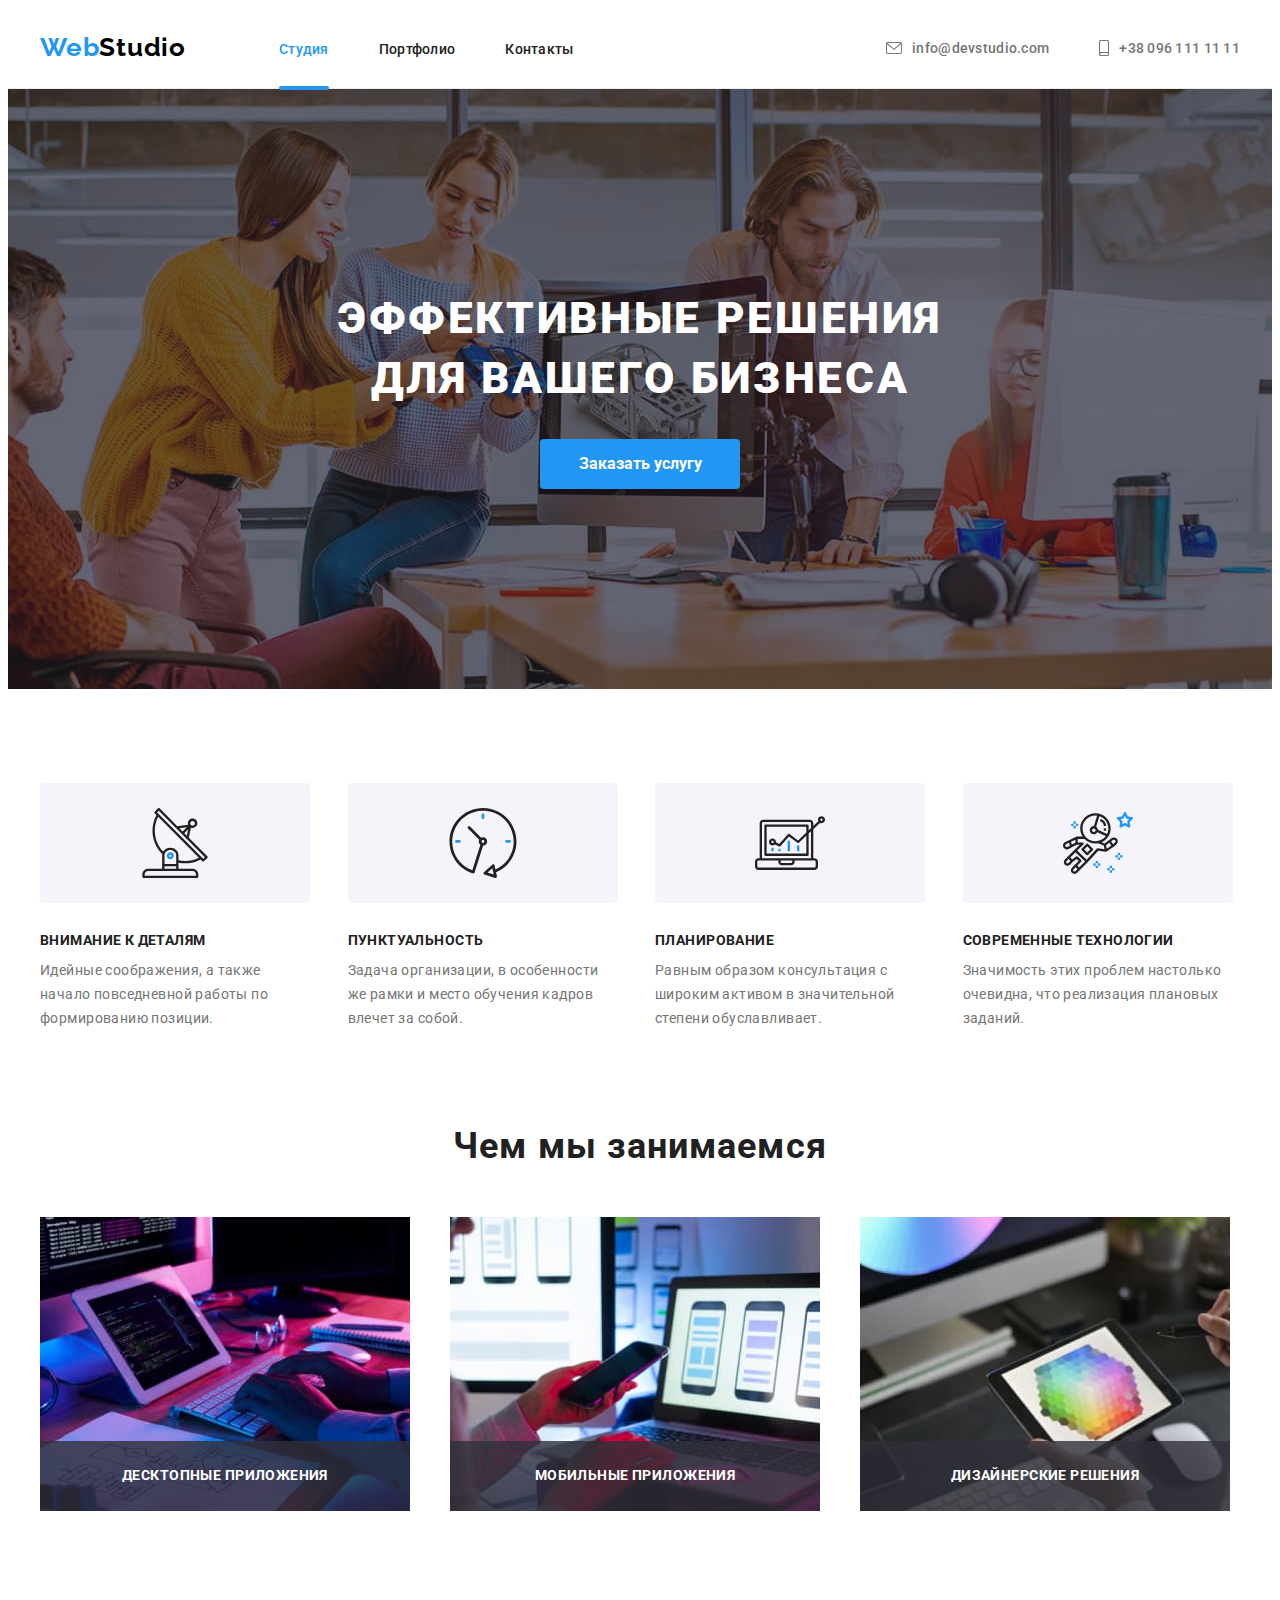
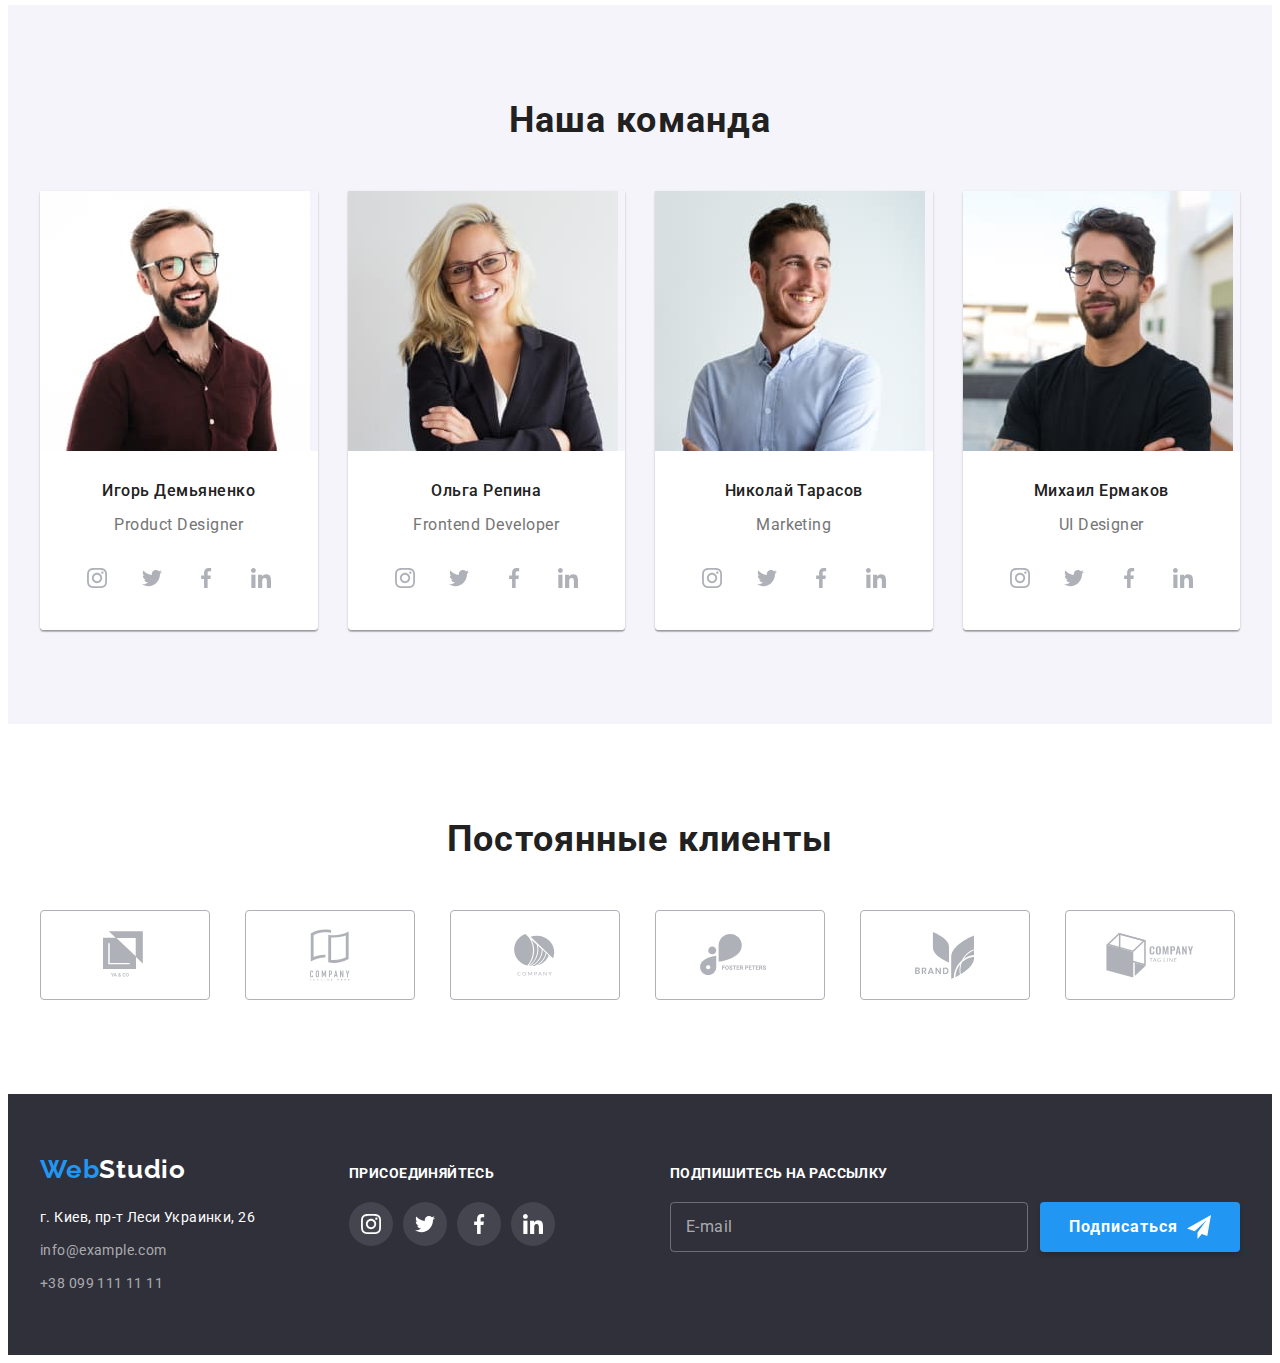
<file: index.html>
<!DOCTYPE html>
<html lang="ru">
<head>
    <meta charset="UTF-8">
    <meta http-equiv="X-UA-Compatible" content="IE=edge">
    <meta name="viewport" content="width=device-width, initial-scale=1.0">
    <title>Студия&rArr;Веб-студия</title>
    <link rel="preconnect" href="https://fonts.gstatic.com">
    <link href="https://fonts.googleapis.com/css2?family=Raleway:wght@700&family=Roboto:wght@400;500;700;900&display=swap"
        rel="stylesheet">
    <link rel="stylesheet" href="https://cdnjs.cloudflare.com/ajax/libs/modern-normalize/1.0.0/modern-normalize.min.css"
        integrity="sha512-ISS7cAi1PEhQ8jnbJpJZMd29NlhNj4AWYyLOSp2CE/CsHxTCu+r+t0D2yoJudVrd0/8fTVPUVDzY5Tvli75u/g=="
        crossorigin="anonymous" />
    <link rel="stylesheet" href="https://cdnjs.cloudflare.com/ajax/libs/animate.css/4.1.1/animate.min.css" />
    <link rel="stylesheet" href="./css/main.min.css">
</head>

<body>
    <header class="main-header">
        <div class="container">
            <nav class="navigation">
                <a class="logo link animate__rubberBand" href="./index.html" lang="en"><span
                        class="logo__accent-text">Web</span>Studio</a>
                <ul class="menu list">
                    <li class="menu__item">
                        <a class="menu__link link current" href="./index.html">Студия</a>
                    </li>
                    <li class="menu__item">
                        <a class="menu__link link" href="./portfolio.html">Портфолио</a>
                    </li>
                    <li class="menu__item">
                        <a class="menu__link link" href="">Контакты</a>
                    </li>
                </ul>
            </nav>
            <ul class="contacts list">
                <li class="contacts__item">
                    <a class="contacts__link link" href="mailto:info@devstudio.com">
                        <svg width="16" height="12" class="contacts__icon_mail">
                            <use href="./images/sprite.svg#icon-envelope"></use>
                        </svg>
                        info@devstudio.com</a>
                </li>
                <li class="contacts__item">
                    <a class="contacts__link link" href="tel:+380961111111">
                        <svg width="10" height="16" class="contacts__icon_phone">
                            <use href="./images/sprite.svg#icon-phone"></use>
                        </svg>
                        +38 096 111 11 11</a>
                </li>
            </ul>
        </div>
    </header>
    <main class="main-content">
    <!-- HERO SECTION -->
    <section class="hero">
        <div class="container">
            <h1 class="main-title">Эффективные решения для вашего бизнеса</h1>
            <button class="modal-btn" type="button" data-modal-open>Заказать услугу</button>
        </div>
    </section>
    <!-- ADVANTAGES -->
    <section class="advantages">
        <div class="container">
            <h2 class="visually-hidden">Наши преимущества</h2>
            <ul class="list-icons">
                <li class="list-icons__item list">
                    <div class="advantages-icon">
                        <svg class="list-icons__figure">
                            <use href="./images/sprite.svg#icon-antenna">
                            </use>
                        </svg>                       
                    </div>
                    <div class="list-icons__desc">
                        <h3 class="list-icons__title">Внимание к деталям</h3>
                        <p class="list-icons__modifier">Идейные соображения, а также начало повседневной работы
                            по формированию
                            позиции.</p>
                    </div>
                </li>
                <li class="list-icons__item list">
                    <div class="advantages-icon">
                        <svg class="list-icons__figure">
                            <use href="./images/sprite.svg#icon-clock">
                            </use>
                        </svg>
                    </div>
                    <div class="list-icons__desc">
                        <h3 class="list-icons__title">Пунктуальность</h3>
                        <p class="list-icons__modifier">Задача организации, в особенности же рамки и место
                        обучения кадров влечет
                        за собой.</p>
                    </div>
                </li>
                <li class="list-icons__item list">
                    <div class="advantages-icon">
                        <svg class="list-icons__figure">
                            <use href="./images/sprite.svg#icon-diagram">
                            </use>
                        </svg>
                    </div>
                    <div class="list-icons__desc">
                        <h3 class="list-icons__title">Планирование</h3>
                        <p class="list-icons__modifier">Равным образом консультация с широким активом в
                        значительной степени
                        обуславливает.</p>
                    </div>
                </li>
                <li class="list-icons__item list">
                    <div class="advantages-icon">
                        <svg class="list-icons__figure">
                            <use href="./images/sprite.svg#icon-astronaut">
                            </use>
                        </svg>
                    </div>
                    <div class="list-icons__desc">
                        <h3 class="list-icons__title">Современные технологии</h3>
                        <p class="list-icons__modifier">Значимость этих проблем настолько очевидна, что
                        реализация плановых
                        заданий.</p>
                    </div>
                </li>
            </ul>
        </div>
    </section>
        <!-- WHAT WE DO -->
        <section class="our-work">
            <div class="container">
                <h2 class="second-title">Чем мы занимаемся</h2>
                <ul class="work-list list">
                    <li class="work-list__item">
                        <img class="work-list__img" src="./images/what_we_do/what_img_1.jpg" alt="разработчик пишет код" width="370"
                            height="294">
                            <p class="work-list__title">Десктопные приложения</p>
                    </li>
                    <li class="work-list__item">
                        <img class="work-list__img" src="./images/what_we_do/what_img_2.jpg"
                            alt="дизайнер выбирает варианты мобильной версии сайта" width="370" height="294">
                            <p class="work-list__title">Мобильные приложения</p>
                    </li>
                    <li class="work-list__item">
                        <img class="work-list__img" src="./images/what_we_do/what_img_3.jpg" alt="дизайнер выбирает цветовую палитру"
                            width="370" height="294">
                            <p class="work-list__title">Дизайнерские решения</p>
                    </li>
                </ul>
            </div>
        </section>
        <!-- OUR TEAM -->
        <section class="team">
            <div class="container">
                <h2 class="second-title">Наша команда</h2>
                <ul class="team-list list">
                    <li class="team-list__item">
                        <img class="team-list__img" src="./images/team/igor.jpg"
                            alt="парень в бордовой рубашке с бородой и в очках улыбается для фото" width="270" height="260">
                        <div class="description-card">
                            <h3 class="third-title">Игорь Демьяненко</h3>
                            <p class="team-list__item_desc" lang="en">Product Designer</p>
                            <ul class="social-list list">
                                <li class="social-list__item">
                                    <a href="" class="social-list__link link">
                                        <svg class="social-list__icon">
                                            <use href="./images/sprite.svg#icon-instagram"></use>
                                        </svg>
                                    </a>
                                </li>
                                <li class="social-list__item">
                                    <a href="" class="social-list__link link">
                                        <svg class="social-list__icon">
                                            <use href="./images/sprite.svg#icon-twitter"></use>
                                        </svg>
                                    </a>
                                </li>
                                <li class="social-list__item">
                                    <a href="" class="social-list__link link">
                                        <svg class="social-list__icon">
                                            <use href="./images/sprite.svg#icon-facebook"></use>
                                        </svg>
                                    </a>
                                </li>
                                <li class="social-list__item">
                                    <a href="" class="social-list__link link">
                                        <svg class="social-list__icon">
                                            <use href="./images/sprite.svg#icon-linkedin"></use>
                                        </svg>
                                    </a>
                                </li>
                            </ul>
                        </div>
                    </li>
                    <li class="team-list__item">
                        <img class="team-list__img" src="./images/team/olga.jpg"
                            alt="девушка-блондинка в пиджаке и очках улыбается для фото" width="270" height="260">
                        <div class="description-card">
                            <h3 class="third-title">Ольга Репина</h3>
                            <p class="team-list__item_desc" lang="en">Frontend Developer</p>
                            <ul class="social-list list">
                                <li class="social-list__item">
                                    <a href="" class="social-list__link link">
                                        <svg class="social-list__icon">
                                            <use href="./images/sprite.svg#icon-instagram"></use>
                                        </svg>
                                    </a>
                                </li>
                                <li class="social-list__item">
                                    <a href="" class="social-list__link link">
                                        <svg class="social-list__icon">
                                            <use href="./images/sprite.svg#icon-twitter"></use>
                                        </svg>
                                    </a>
                                </li>
                                <li class="social-list__item">
                                    <a href="" class="social-list__link link">
                                        <svg class="social-list__icon">
                                            <use href="./images/sprite.svg#icon-facebook"></use>
                                        </svg>
                                    </a>
                                </li>
                                <li class="social-list__item">
                                    <a href="" class="social-list__link link">
                                        <svg class="social-list__icon">
                                            <use href="./images/sprite.svg#icon-linkedin"></use>
                                        </svg>
                                    </a>
                                </li>
                            </ul>
                        </div>
                    </li>
                    <li class="team-list__item">
                        <img class="team-list__img" src="./images/team/nikolai.jpg"
                            alt="парень в светлой рубашке улыбается и смотрит в сторону" width="270" height="260">
                        <div class="description-card">
                            <h3 class="third-title">Николай Тарасов</h3>
                            <p class="team-list__item_desc" lang="en">Marketing</p>
                            <ul class="social-list list">
                                <li class="social-list__item">
                                    <a href="" class="social-list__link link">
                                        <svg class="social-list__icon">
                                            <use href="./images/sprite.svg#icon-instagram"></use>
                                        </svg>
                                    </a>
                                </li>
                                <li class="social-list__item">
                                    <a href="" class="social-list__link link">
                                        <svg class="social-list__icon">
                                            <use href="./images/sprite.svg#icon-twitter"></use>
                                        </svg>
                                    </a>
                                </li>
                                <li class="social-list__item">
                                    <a href="" class="social-list__link link">
                                        <svg class="social-list__icon">
                                            <use href="./images/sprite.svg#icon-facebook"></use>
                                        </svg>
                                    </a>
                                </li>
                                <li class="social-list__item">
                                    <a href="" class="social-list__link link">
                                        <svg class="social-list__icon">
                                            <use href="./images/sprite.svg#icon-linkedin"></use>
                                        </svg>
                                    </a>
                                </li>
                            </ul>
                        </div>  
                    </li>
                    <li class="team-list__item">
                        <img class="team-list__img" src="./images/team/mihail.jpg" alt="парень с бородой, в очках и черной футболке"
                            width="270" height="260">
                        <div class="description-card">
                            <h3 class="third-title">Михаил Ермаков</h3>
                            <p class="team-list__item_desc" lang="en">UI Designer</p>
                            <ul class="social-list list">
                                <li class="social-list__item">
                                    <a href="" class="social-list__link link">
                                        <svg class="social-list__icon">
                                            <use href="./images/sprite.svg#icon-instagram"></use>
                                        </svg>
                                    </a>
                                </li>
                                <li class="social-list__item">
                                    <a href="" class="social-list__link link">
                                        <svg class="social-list__icon">
                                            <use href="./images/sprite.svg#icon-twitter"></use>
                                        </svg>
                                    </a>
                                </li>
                                <li class="social-list__item">
                                    <a href="" class="social-list__link link">
                                        <svg class="social-list__icon">
                                            <use href="./images/sprite.svg#icon-facebook"></use>
                                        </svg>
                                    </a>
                                </li>
                                <li class="social-list__item">
                                    <a href="" class="social-list__link link">
                                        <svg class="social-list__icon">
                                            <use href="./images/sprite.svg#icon-linkedin"></use>
                                        </svg>
                                    </a>
                                </li>
                            </ul>
                        </div>  
                    </li>
                </ul>
            </div>
        </section>
        <!-- REGULAR CLIENTS -->
        <section class="regular-clients">
            <div class="container">
                <h2 class="second-title">Постоянные клиенты</h2>
                <ul class="clients list">
                    <li class="clients__item">
                        <a href="" class="clients__link link">
                                <svg width="44" height="49" class="clients__icon">
                                    <use href="./images/sprite.svg#icon-logo_1"></use>
                                </svg>
                        </a>
                    </li>
                    <li class="clients__item">
                        <a href="" class="clients__link link">
                                <svg width="40" height="52" class="clients__icon">
                                    <use href="./images/sprite.svg#icon-logo_2"></use>
                                </svg>
                        </a>
                    </li>
                    <li class="clients__item">
                        <a href="" class="clients__link link">
                                <svg width="41" height="42" class="clients__icon">
                                    <use href="./images/sprite.svg#icon-logo_3"></use>
                                </svg>
                        </a>
                    </li>
                    <li class="clients__item">
                        <a href="" class="clients__link link">
                                <svg width="79" height="42" class="clients__icon">
                                    <use href="./images/sprite.svg#icon-logo_4"></use>
                                </svg>
                        </a>
                    </li>
                    <li class="clients__item">
                        <a href="" class="clients__link link">
                                <svg width="59" height="47" class="clients__icon">
                                    <use href="./images/sprite.svg#icon-logo_5"></use>
                                </svg>
                        </a>
                    </li>
                    <li class="clients__item">
                        <a href="" class="clients__link link">
                                <svg width="88" height="45" class="clients__icon">
                                    <use href="./images/sprite.svg#icon-logo_6"></use>
                                </svg>
                        </a>
                    </li>
                </ul>
            </div>
        </section>
    </main>
    <footer class="contacts-info">
    <!-- CONTACT INFORMATION -->
        <div class="container contacts__container">
            <div class="contact-details">
                <a class="link logo logo_theme-dark" href="./index.html" lang="en"><span class="logo__accent-text">Web</span>Studio</a>
                <address class="address">
                    <ul class="contact-list list">
                        <li class="contact-list__item">
                            <a class="contact-list__link-address link" href="https://goo.gl/maps/SzbFPfj4iSwk4chh7" target="_blank"
                                rel="noopener noreferrer">
                                г. Киев, пр-т Леси Украинки, 26</a>
                        </li>
                        <li class="contact-list__item">
                            <a class="contact-list__link-item link" href="mailto:info@example.com" lang="en">info@example.com</a>
                        </li>
                        <li class="contact-list__item">
                            <a class="contact-list__link-item link" href="tel:+380991111111">+38 099 111 11 11</a>
                        </li>
                    </ul>
                </address>
            </div>
            <div class="social-links_theme-dark">
                <p class="social-title">присоединяйтесь</p>
                <ul class="social-links list">
                    <li class="social-links__item">
                        <a href="" class="social-links__link link">
                            <svg class="social-links__icon">
                                <use href="./images/sprite.svg#icon-instagram"></use>
                            </svg>
                        </a>
                    </li>
                    <li class="social-links__item">
                        <a href="" class="social-links__link link">
                            <svg class="social-links__icon">
                                <use href="./images/sprite.svg#icon-twitter"></use>
                            </svg>
                        </a>
                    </li>
                    <li class="social-links__item">
                        <a href="" class="social-links__link link">
                            <svg class="social-links__icon">
                                <use href="./images/sprite.svg#icon-facebook"></use>
                            </svg>
                        </a>
                    </li>
                    <li class="social-links__item">
                        <a href="" class="social-links__link link">
                            <svg class="social-links__icon">
                                <use href="./images/sprite.svg#icon-linkedin"></use>
                            </svg>
                        </a>
                    </li>
                </ul>
            </div>
            <div class="email-form">
                <p class="email-form__title">подпишитесь на рассылку</p>
                    <form action="#" class="subscribe">
                        <input type="email" class="subscribe__form" placeholder="E-mail">
                        <button type="submit" class="subscribe__btn">Подписаться
                            <svg width="24" height="24" class="subscribe__btn-icon">
                                <use href="./images/sprite.svg#icon-icon_send"></use>
                            </svg>
                        </button>
                    </form>
            </div>
        </div>
    </footer>
<!-- MODAL WINDOW -->
    <div class="backdrop is-hidden" data-modal>
        <div class="modal">
            <button class="modal__close-btn" type="button" data-modal-close>
                <svg width="30" height="30" class="modal-close__btn-icon">
                    <use href="./images/sprite.svg#icon-close-black-btn"></use>
                </svg>
            </button>
            <b class="action-desc">Оставьте свои данные, мы вам перезвоним</b>
            <form action="#" class="modal-form">
                <label class="modal-form__field">
                    Имя
                    <span class="modal-form__input-wrapper">
                        <input type="text" name="user-name" class="modal-form__input" required minlength="2">
                        <svg width="18" height="18" class="modal-form__input-icon">
                            <use href="./images/sprite.svg#icon-person-black"></use>
                        </svg>
                    </span>
                </label>
                <label class="modal-form__field">
                    Телефон
                    <span class="modal-form__input-wrapper">
                        <input type="tel" name="user-tel" class="modal-form__input" required pattern="[0-9]{3}-[0-9]{3}-[0-9]{2}-[0-9]{2}"
                            title="XXX-XXX-XX-XX">
                        <svg width="18" height="18" class="modal-form__input-icon">
                            <use href="./images/sprite.svg#icon-phone-black"></use>
                        </svg>
                    </span>
                </label>
                <label class="modal-form__field">
                    Почта
                    <span class="modal-form__input-wrapper">
                        <input type="email" name="user-email" class="modal-form__input">
                        <svg width="18" height="18" class="modal-form__input-icon">
                            <use href="./images/sprite.svg#icon-email-black"></use>
                        </svg>
                    </span>
                </label>
                <label class="modal-form__field">
                    Комментарий
                    <textarea name="user-message" class="modal-form__message" placeholder="Введите текст"></textarea>
                </label>
                <input type="checkbox" id="user-term" name="user-term" class="modal-form__term visually-hidden">
                <label for="user-term" class="modal-form__check-desc">Соглашаюсь с рассылкой и принимаю&nbsp;<a href="#">Условия договора</a></label>
                <button type="submit" class="modal-form__btn">Отправить</button>
            </form>
        </div>
    </div>

    <script src="./js/modal.js"></script>
</body>

</html>
</file>
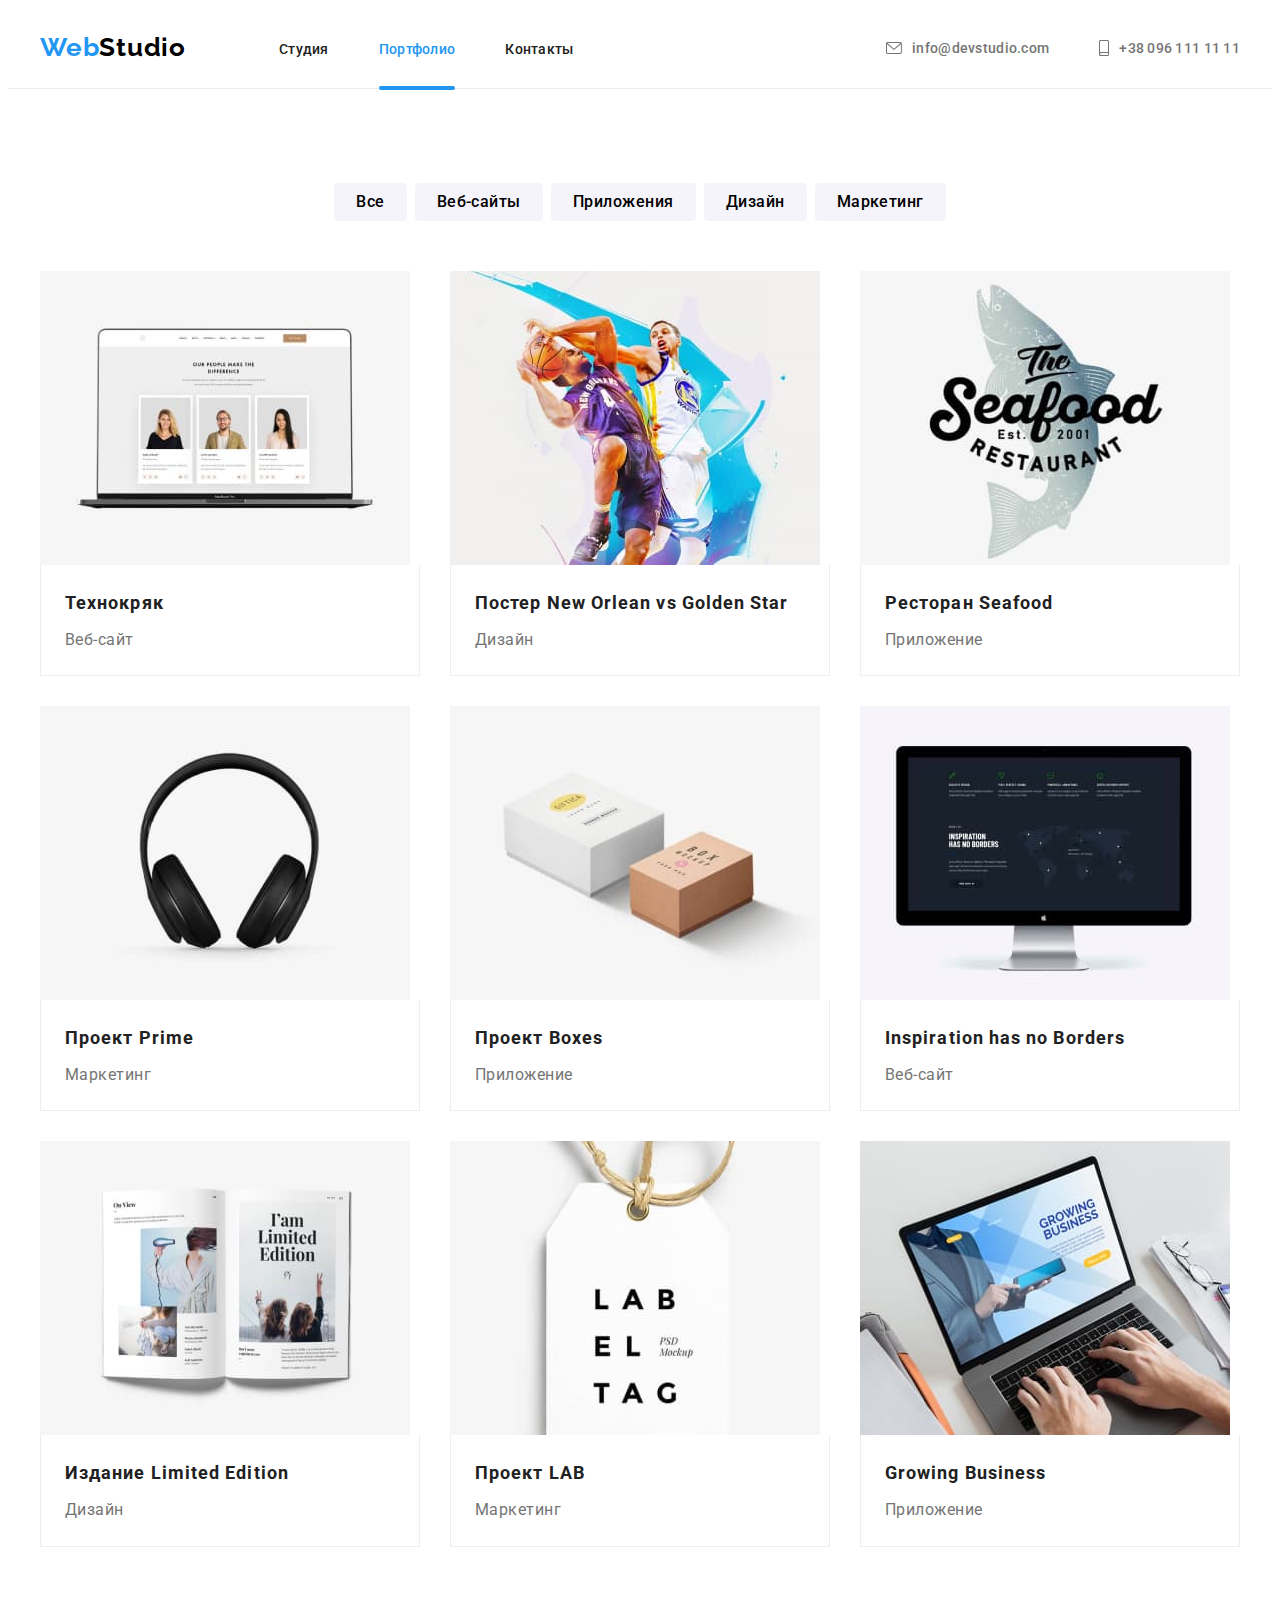
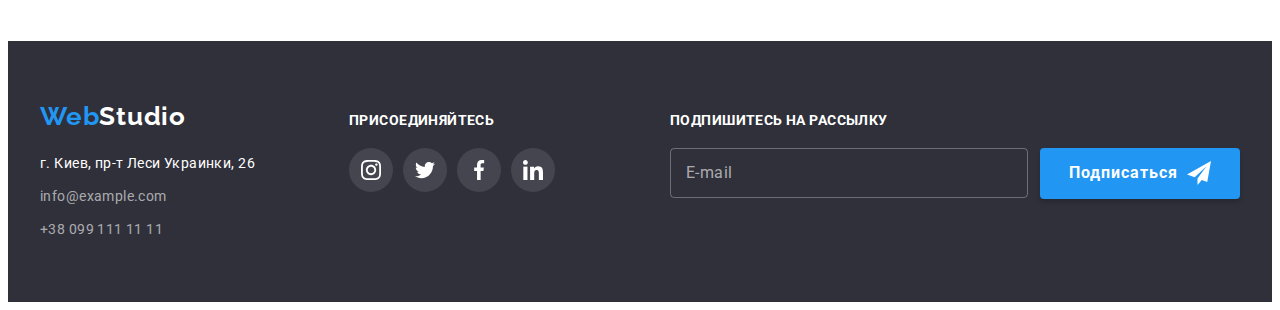
<file: portfolio.html>
<!DOCTYPE html>
<html lang="ru">
<head>
    <meta charset="UTF-8">
    <meta http-equiv="X-UA-Compatible" content="IE=edge">
    <meta name="viewport" content="width=device-width, initial-scale=1.0">
    <title>Студия&rArr;Веб-студия</title>
    <link rel="preconnect" href="https://fonts.gstatic.com">
    <link
        href="https://fonts.googleapis.com/css2?family=Raleway:wght@700&family=Roboto:wght@400;500;700;900&display=swap"
        rel="stylesheet">
    <link rel="stylesheet" href="https://cdnjs.cloudflare.com/ajax/libs/modern-normalize/1.0.0/modern-normalize.min.css"
        integrity="sha512-ISS7cAi1PEhQ8jnbJpJZMd29NlhNj4AWYyLOSp2CE/CsHxTCu+r+t0D2yoJudVrd0/8fTVPUVDzY5Tvli75u/g=="
        crossorigin="anonymous" />
    <link rel="stylesheet" href="https://cdnjs.cloudflare.com/ajax/libs/animate.css/4.1.1/animate.min.css" />
    <link rel="stylesheet" href="./css/main.min.css">
</head>

<body>
    <header class="main-header">
        <div class="container">
            <nav class="navigation">
                <a class="logo link animate__rubberBand" href="./index.html" lang="en"><span
                        class="logo__accent-text">Web</span>Studio</a>
                <ul class="menu list">
                    <li class="menu__item">
                        <a class="menu__link link" href="./index.html">Студия</a>
                    </li>
                    <li class="menu__item">
                        <a class="menu__link link current" href="./portfolio.html">Портфолио</a>
                    </li>
                    <li class="menu__item">
                        <a class="menu__link link" href="">Контакты</a>
                    </li>
                </ul>
            </nav>
            <ul class="contacts list">
                <li class="contacts__item">
                    <a class="contacts__link link" href="mailto:info@devstudio.com">
                        <svg width="16" height="12" class="contacts__icon_mail">
                            <use href="./images/sprite.svg#icon-envelope"></use>
                        </svg>
                        info@devstudio.com</a>
                </li>
                <li class="contacts__item">
                    <a class="contacts__link link" href="tel:+380961111111">
                        <svg width="10" height="16" class="contacts__icon_phone">
                            <use href="./images/sprite.svg#icon-phone"></use>
                        </svg>
                        +38 096 111 11 11</a>
                </li>
            </ul>
        </div>
    </header>
    <main class="main-content">
        <!-- FILTERS BUTTON -->
        <section class="filter-menu">
            <div class="container">
                <h1 class="visually-hidden">Портфолио</h1>
                <ul class="filter list">
                        <li class="filter__item">
                            <button class="filter__btn" type="button">Все</button>
                        </li>
                        <li class="filter__item">
                            <button class="filter__btn" type="button">Веб-сайты</button>
                        </li>
                        <li class="filter__item">
                            <button class="filter__btn" type="button">Приложения</button>
                        </li>
                        <li class="filter__item">
                            <button class="filter__btn" type="button">Дизайн</button>
                        </li>
                        <li class="filter__item">
                            <button class="filter__btn" type="button">Маркетинг</button>
                        </li>
                </ul>
        <!-- OUR WORKS -->
            <h2 class="visually-hidden">Наши работы</h2>
            <ul class="portfolio list">
                <li class="portfolio__item">
                    <a class="portfolio__link link" href="#">
                        <div class="portfolio__content-wrapper">
                            <img class="portfolio__img" src="./images/portfolio/portfolio-img1.jpg" alt="открытый ноутбук" width="370" height="294">
                            <p class="overlay">Технокряк это современная площадка распространения коронавируса. Компании используют эту платформу
                                для цифрового шпионажа и атак на защищённые сервера конкурентов.</p>
                        </div>
                        <div class="description-container">
                            <h3 class="portfolio__title">Технокряк</h3>
                            <p class="portfolio__description">Веб-сайт</p>
                        </div>
                    </a>
                </li>
                <li class="portfolio__item">
                    <a class="portfolio__link link" href="#">
                        <div class="portfolio__content-wrapper">
                            <img class="portfolio__img" src="./images/portfolio/portfolio-img2.jpg" alt="баскетболисты играют в баскетбол"
                                width="370" height="294">
                                <p class="overlay">Постер <span lang="en">New Orlean vs Golden Star</span> это современная площадка распространения коронавируса. Компании используют эту платформу
                                    для цифрового шпионажа и атак на защищённые сервера конкурентов.</p>
                        </div>
                        <div class="description-container">
                            <h3 class="portfolio__title">Постер <span lang="en">New Orlean vs Golden Star</span></h3>
                            <p class="portfolio__description">Дизайн</p>
                        </div>
                    </a>
                </li>
                <li class="portfolio__item">
                    <a class="portfolio__link link" href="#">
                       <div class="portfolio__content-wrapper">
                            <img class="portfolio__img" src="./images/portfolio/portfolio-img3.jpg" alt="логотип ресторана в виде рыбы" width="370"
                                height="294">
                                <p class="overlay">Ресторан Seafood это современная площадка распространения коронавируса. Компании используют эту платформу
                                    для цифрового шпионажа и атак на защищённые сервера конкурентов.</p>
                        </div>
                        <div class="description-container">
                            <h3 class="portfolio__title">Ресторан Seafood</h3>
                            <p class="portfolio__description">Приложение</p>
                        </div>
                    </a>
                </li>
                <li class="portfolio__item">
                    <a class="portfolio__link link" href="#">
                        <div class="portfolio__content-wrapper">
                            <img class="portfolio__img" src="./images/portfolio/portfolio-img4.jpg" alt="наушники" width="370" height="294">
                            <p class="overlay">Проект <span lang="en">Prime</span> это современная площадка распространения коронавируса. Компании используют эту платформу
                                для цифрового шпионажа и атак на защищённые сервера конкурентов.</p>
                        </div>
                        <div class="description-container">
                            <h3 class="portfolio__title">Проект <span lang="en">Prime</span></h3>
                            <p class="portfolio__description">Маркетинг</p>
                        </div>
                    </a>
                </li>
                <li class="portfolio__item">
                    <a class="portfolio__link link" href="#">
                        <div class="portfolio__content-wrapper">
                            <img class="portfolio__img" src="./images/portfolio/portfolio-img5.jpg" alt="две коробочки" width="370" height="294">
                            <p class="overlay">Проект <span lang="en">Boxes</span> это современная площадка распространения коронавируса. Компании используют эту платформу
                                для цифрового шпионажа и атак на защищённые сервера конкурентов.</p>
                        </div>
                        <div class="description-container">
                            <h3 class="portfolio__title">Проект <span lang="en">Boxes</span></h3>
                            <p class="portfolio__description">Приложение</p>
                        </div>
                    </a>
                </li>
                <li class="portfolio__item">
                    <a class="portfolio__link link" href="#">
                        <div class="portfolio__content-wrapper">
                            <img class="portfolio__img" src="./images/portfolio/portfolio-img6.jpg" alt="монитор Apple" width="370" height="294">
                            <p class="overlay"><span lang="en">Inspiration has no Borders</span> это современная площадка распространения коронавируса. Компании используют эту платформу
                                для цифрового шпионажа и атак на защищённые сервера конкурентов.</p>
                        </div>
                        <div class="description-container">
                            <h3 class="portfolio__title" lang="en">Inspiration has no Borders</h3>
                            <p class="portfolio__description">Веб-сайт</p>
                        </div>
                    </a>
                </li>
                <li class="portfolio__item">
                    <a class="portfolio__link link" href="#">
                        <div class="portfolio__content-wrapper">
                            <img class="portfolio__img" src="./images/portfolio/portfolio-img7.jpg" alt="раскрытая книга" width="370" height="294">
                            <p class="overlay">Издание <span lang="en">Limited Edition</span> это современная площадка распространения коронавируса. Компании используют эту платформу
                                для цифрового шпионажа и атак на защищённые сервера конкурентов.</p>
                        </div>
                        <div class="description-container">
                            <h3 class="portfolio__title">Издание <span lang="en">Limited Edition</span></h3>
                            <p class="portfolio__description">Дизайн</p>
                        </div>
                    </a>
                </li>
                <li class="portfolio__item">
                    <a class="portfolio__link link" href="#">
                        <div class="portfolio__content-wrapper">
                            <img class="portfolio__img" src="./images/portfolio/portfolio-img8.jpg" alt="бирка" width="370" height="294">
                            <p class="overlay">Проект <span lang="en">LAB</span> это современная площадка распространения коронавируса. Компании используют эту платформу
                                для цифрового шпионажа и атак на защищённые сервера конкурентов.</p>
                        </div>
                        <div class="description-container">
                            <h3 class="portfolio__title">Проект <span lang="en">LAB</span></h3>
                            <p class="portfolio__description">Маркетинг</p>
                        </div>
                    </a>
                </li>
                <li class="portfolio__item">
                    <a class="portfolio__link link" href="#">
                        <div class="portfolio__content-wrapper">
                            <img class="portfolio__img" src="./images/portfolio/portfolio-img9.jpg" alt="руки набирают текст на ноутбуке"
                                width="370" height="294">
                                <p class="overlay"><span lang="en">Growing Business</span> это современная площадка распространения коронавируса. Компании используют эту платформу
                                    для цифрового шпионажа и атак на защищённые сервера конкурентов.</p>
                        </div>
                        <div class="description-container">
                            <h3 class="portfolio__title" lang="en">Growing Business</h3>
                            <p class="portfolio__description">Приложение</p>
                        </div>
                    </a>
                </li>
            </ul>
            </div>
        </section>
    </main>
    <footer class="contacts-info">
        <!-- CONTACT INFORMATION -->
        <div class="container contacts__container">
            <div class="contact-details">
                <a class="link logo logo_theme-dark" href="./index.html" lang="en"><span
                        class="logo__accent-text">Web</span>Studio</a>
                <address class="address">
                    <ul class="contact-list list">
                        <li class="contact-list__item">
                            <a class="contact-list__link-address link" href="https://goo.gl/maps/SzbFPfj4iSwk4chh7"
                                target="_blank" rel="noopener noreferrer">
                                г. Киев, пр-т Леси Украинки, 26</a>
                        </li>
                        <li class="contact-list__item">
                            <a class="contact-list__link-item link" href="mailto:info@example.com"
                                lang="en">info@example.com</a>
                        </li>
                        <li class="contact-list__item">
                            <a class="contact-list__link-item link" href="tel:+380991111111">+38 099 111 11 11</a>
                        </li>
                    </ul>
                </address>
            </div>
            <div class="social-links_theme-dark">
                <p class="social-title">присоединяйтесь</p>
                <ul class="social-links list">
                    <li class="social-links__item">
                        <a href="" class="social-links__link link">
                            <svg class="social-links__icon">
                                <use href="./images/sprite.svg#icon-instagram"></use>
                            </svg>
                        </a>
                    </li>
                    <li class="social-links__item">
                        <a href="" class="social-links__link link">
                            <svg class="social-links__icon">
                                <use href="./images/sprite.svg#icon-twitter"></use>
                            </svg>
                        </a>
                    </li>
                    <li class="social-links__item">
                        <a href="" class="social-links__link link">
                            <svg class="social-links__icon">
                                <use href="./images/sprite.svg#icon-facebook"></use>
                            </svg>
                        </a>
                    </li>
                    <li class="social-links__item">
                        <a href="" class="social-links__link link">
                            <svg class="social-links__icon">
                                <use href="./images/sprite.svg#icon-linkedin"></use>
                            </svg>
                        </a>
                    </li>
                </ul>
            </div>
            <div class="email-form">
                <p class="email-form__title">подпишитесь на рассылку</p>
                <form action="#" class="subscribe">
                    <input type="email" class="subscribe__form" placeholder="E-mail">
                    <button type="submit" class="subscribe__btn">Подписаться
                        <svg width="24" height="24" class="subscribe__btn-icon">
                            <use href="./images/sprite.svg#icon-icon_send"></use>
                        </svg>
                    </button>
                </form>
            </div>
        </div>
    </footer>
</body>
</html>
</file>
<file: css/main.min.css>
.visually-hidden{position:absolute !important;clip:rect(1px 1px 1px 1px);clip:rect(1px, 1px, 1px, 1px);padding:0 !important;border:0 !important;height:1px !important;width:1px !important;overflow:hidden}:root{--main-font: "Roboto", sans-serif;--secondary-font: "Raleway", sans-serif;--accent-color: #2196f3;--main-color: #212121;--black-color: #000000;--white-color: #ffffff;--content-description: #757575;--background: #f5f4fa;--background-btn-hover: #188ce8;--background-section: #2f303a;--text-color-default: rgba(255, 255, 255, 0.6);--second-title-mb: 50px;--filters-btn-pd: 6px 22px;--section-pt: 94px;--section-pb: 94px;--link-padding-tp: 32px;--link-padding-bt: 32px;--color-icon-clients: #afb1b8;--transition-time-cubic: 250ms cubic-bezier(0.4, 0, 0.2, 1);--transition-time-cubic-modal: 500ms cubic-bezier(0.4, 0, 0.2, 1)}body{font-family:var(--main-font);color:var(--main-color)}h1,h2,h3,h4,h5,h6,p{margin:0}ul,ol{margin:0;padding:0}img{display:block}.link{text-decoration:none}.list{list-style:none}.address{font-style:normal}.container{width:1200px;margin:0 auto;padding-left:15px;padding-right:15px}.logo{font-family:var(--secondary-font);font-weight:700;font-size:26px;line-height:1.2;letter-spacing:0.03em;color:var(--black-color);margin-right:93px;animation-duration:2000ms}.logo__accent-text{color:var(--accent-color)}.logo_theme-dark{display:block;margin-bottom:20px;color:var(--white-color)}.animate__rubberBand{padding-top:24px;padding-bottom:25px}.social-list{display:flex;align-items:center;justify-content:space-between}.social-list__link{display:flex;align-items:center;justify-content:center;width:44px;height:44px;border-radius:50%;background-color:var(--white-color);transition:background-color var(--transition-time-cubic)}.social-list__link:hover,.social-list__link:focus{background-color:var(--accent-color)}.social-list__icon{width:20px;height:20px;fill:var(--color-icon-clients);transition:fill var(--transition-time-cubic)}.social-list__link:hover .social-list__icon,.social-list__link:focus .social-list__icon{fill:var(--white-color)}.social-title{font-family:var(--main-font);font-weight:700;font-size:14px;line-height:1.14;letter-spacing:0.03em;text-transform:uppercase;color:var(--white-color);margin-bottom:20px}.social-links{display:flex;align-items:center;justify-content:space-between}.social-links__item:not(:last-child){margin-right:10px}.social-links__icon{width:20px;height:20px;fill:var(--white-color)}.social-links__link{display:flex;align-items:center;justify-content:center;width:44px;height:44px;border-radius:50%;background-color:rgba(255,255,255,0.1);transition:background-color var(--transition-time-cubic)}.social-links__link:hover,.social-links__link:focus{background-color:var(--accent-color)}.second-title{font-weight:700;font-size:36px;line-height:1.17;letter-spacing:0.03em;text-align:center;margin-bottom:var(--second-title-mb)}.navigation{display:flex;align-items:center}.menu{display:flex;align-items:center}.menu__item:not(:last-child){margin-right:50px}.menu__link{position:relative;font-weight:500;font-size:14px;line-height:1.15;letter-spacing:0.02em;padding-top:var(--link-padding-tp);padding-bottom:var(--link-padding-bt);color:var(--main-color);transition:color var(--transition-time-cubic)}.menu__link:hover,.menu__link:focus{color:var(--accent-color)}.menu__link.link.current{color:var(--accent-color)}.menu__link.link.current::after{position:absolute;display:block;content:"";width:100%;height:4px;background-color:var(--accent-color);border-radius:2px;transform:translateY(28px)}.modal-btn{min-width:200px;padding:10px 32px;margin:0 auto;display:block;font-family:inherit;font-weight:700;font-size:16px;line-height:1.88;text-align:center;background-color:var(--accent-color);box-shadow:0px 4px 4px rgba(0,0,0,0.15);border-radius:4px;cursor:pointer;border:none;color:var(--white-color);transition:background-color var(--transition-time-cubic),box-shadow var(--transition-time-cubic)}.modal-btn:hover,.modal-btn:focus{background-color:var(--background-btn-hover);box-shadow:0px 4px 4px rgba(0,0,0,0.15);border-radius:4px}.backdrop{position:fixed;top:0;left:0;width:100vw;height:100vh;background-color:rgba(0,0,0,0.2);opacity:1;transition:visibility var(--transition-time-cubic-modal),opacity var(--transition-time-cubic-modal),pointer-events var(--transition-time-cubic-modal)}.modal{position:absolute;top:50%;left:50%;transform:translate(-50%, -50%) rotate(360deg) scale(1);width:528px;height:581px;background-color:var(--white-color);padding:40px;transition:transform var(--transition-time-cubic-modal)}.modal__close-btn{position:absolute;top:8px;right:8px;display:flex;justify-content:center;align-items:center;width:30px;height:30px;background:var(--white-color);border:1px solid rgba(0,0,0,0.1);border-radius:50%;cursor:pointer}.backdrop.is-hidden .modal{transform:translate(-50%, -35%) rotate(180deg) scale(0)}.modal-close__btn-icon{transition:fill var(--transition-time-cubic)}.modal-close__btn-icon:hover,.modal-close__btn-icon:focus{fill:var(--accent-color)}.is-hidden{opacity:0;visibility:hidden;pointer-events:none}.action-desc{display:block;font-family:var(--main-font);font-weight:700;font-size:20px;line-height:1.15;text-align:center;letter-spacing:0.03em;margin-bottom:12px;color:var(--main-color)}.modal-form{display:flex;flex-direction:column}.modal-form__field{font-family:var(--main-font);font-weight:400;font-size:12px;line-height:1.17;letter-spacing:0.01em;color:var(--content-description)}.modal-form__input{width:100%;height:40px;border:1px solid rgba(33,33,33,0.2);border-radius:4px;padding-left:42px;transition:border-color var(--transition-time-cubic)}.modal-form__input-wrapper{display:block;position:relative;margin-top:4px;margin-bottom:10px}.modal-form__input:focus{outline:none;border-color:var(--accent-color)}.modal-form__input-icon{position:absolute;top:50%;left:12px;transform:translateY(-50%);transition:fill var(--transition-time-cubic)}.modal-form__input:focus+.modal-form__input-icon{fill:var(--accent-color)}.modal-form__message{width:100%;height:120px;margin-top:4px;padding:12px 16px;resize:none;border:1px solid rgba(33,33,33,0.2);border-radius:4px;font-family:var(--main-font);font-weight:400;font-size:12px;line-height:1.17;letter-spacing:0.01em;margin-bottom:20px;transition:border-color var(--accent-color)}.modal-form__message::placeholder{color:rgba(117,117,117,0.5)}.modal-form__message:focus{outline:none;border-color:var(--accent-color)}.modal-form__btn{align-self:center;padding:10px 55px;font-family:var(--main-font);font-weight:700;font-size:16px;line-height:1.88;letter-spacing:0.06em;text-align:center;background-color:var(--accent-color);box-shadow:0px 4px 4px rgba(0,0,0,0.15);border-radius:4px;cursor:pointer;border:none;color:var(--white-color);transition:background-color var(--transition-time-cubic),box-shadow var(--transition-time-cubic)}.modal-form__btn:hover,.modal-form__btn:focus{background-color:var(--background-btn-hover);box-shadow:0px 4px 4px rgba(0,0,0,0.15);border-radius:4px}.modal-form__check-desc{display:flex;align-items:center;margin:0 auto;font-family:var(--main-font);font-weight:400;font-size:14px;line-height:1.71;letter-spacing:0.03em;color:var(--content-description);margin-bottom:30px}.modal-form__check-desc::before{display:block;content:"";width:16px;height:15px;border:1px solid var(--black-color);border-radius:2px;cursor:pointer;margin-right:8px}.modal-form__term:checked+.modal-form__check-desc::before{background-image:url("../images/checkbox_svg/icon_checked.svg");background-color:var(--accent-color);background-position:center;border-color:var(--accent-color);border-radius:2px}.modal-form__term:focus+.modal-form__check-desc::before{box-shadow:0 0 0 1px var(--black-color)}.main-header{border-bottom:1px solid #ececec}.main-header .container{display:flex;align-items:center}.contacts{display:flex;align-items:center;margin-left:auto}.contacts__item:not(:last-child){margin-right:50px}.contacts__link{display:flex;align-items:center;font-weight:500;font-size:14px;line-height:1.15;letter-spacing:0.02em;padding-top:var(--link-padding-tp);padding-bottom:var(--link-padding-bt);color:var(--content-description);transition:color var(--transition-time-cubic)}.contacts__link:hover,.contacts__link:focus{color:var(--accent-color)}.contacts__icon_mail{margin-right:10px;fill:currentColor}.contacts__icon_phone{margin-right:10px;fill:currentColor}.main-title{max-width:696px;font-weight:900;margin:0 auto;text-align:center;font-size:44px;line-height:1.36;letter-spacing:0.06em;text-transform:uppercase;margin-bottom:30px;color:var(--white-color)}.hero{background:var(--background-section);padding:200px 0;margin:0 auto;max-width:1600px;background-image:linear-gradient(rgba(47,48,58,0.4), rgba(47,48,58,0.4)),url("../images/hero/bg.jpg");background-repeat:no-repeat;background-position:center;background-color:#c4c4c4}.advantages{padding-top:var(--section-pt);padding-bottom:47px}.advantages-icon{display:flex;align-items:center;justify-content:center;width:270px;height:120px;background:#f5f4fa;border-radius:4px;margin-bottom:30px}.list-icons{display:flex;align-items:center;margin-left:-30px;margin-top:-30px}.list-icons__item{flex-basis:calc(100% / 4 - 30px);margin-left:30px;margin-top:30px}.list-icons__figure{display:flex;align-items:center;justify-content:center;width:70px;height:70px}.list-icons__desc{display:block;align-items:center;justify-content:center;width:270px;background:var(--white-color);border-radius:4px}.list-icons__title{font-weight:700;font-size:14px;line-height:1.14;letter-spacing:0.03em;text-transform:uppercase;margin-bottom:10px}.list-icons__modifier{font-weight:400;font-size:14px;line-height:1.71;letter-spacing:0.03em;color:var(--content-description)}.our-work{padding-top:47px;padding-bottom:var(--section-pb)}.work-list{display:flex;align-items:center;margin-left:-30px;margin-top:-30px}.work-list__item{position:relative;flex-basis:calc(100% / 3 - 30px);margin-left:30px;margin-top:30px}.work-list__title{position:absolute;display:flex;justify-content:center;align-items:center;overflow:hidden;left:0px;bottom:0px;font-weight:700;font-size:14px;line-height:1.14;text-align:center;letter-spacing:0.03em;text-transform:uppercase;color:var(--white-color);width:370px;height:70px;background-color:rgba(47,48,58,0.8)}.team{padding-top:var(--section-pt);padding-bottom:var(--section-pb);background:var(--background)}.team-list{display:flex;align-items:center;margin-left:-30px;margin-top:-30px}.team-list__item{flex-basis:calc(100% / 4 - 30px);margin-left:30px;margin-top:30px;box-shadow:0px 1px 3px rgba(0,0,0,0.12),0px 1px 1px rgba(0,0,0,0.14),0px 2px 1px rgba(0,0,0,0.2);border-radius:0px 0px 4px 4px}.team-list__item_desc{font-weight:400;font-size:16px;line-height:1.9;letter-spacing:0.03em;text-align:center;color:var(--content-description);margin-bottom:16px}.description-card{padding:30px 35px;background-color:var(--white-color);border-radius:0px 0px 4px 4px}.third-title{text-align:center;font-weight:500;font-size:16px;line-height:1.19;letter-spacing:0.03em;margin-bottom:10px;color:var(--main-color)}.regular-clients{padding-top:94px;padding-bottom:94px}.clients{display:flex;align-items:center;margin-left:-30px;margin-top:-30px}.clients__item{flex-basis:calc(100% / 6 - 30px);margin-left:30px;margin-top:30px}.clients__link{display:flex;align-items:center;justify-content:center;width:170px;height:90px;border:1px solid #afb1b8;box-sizing:border-box;border-radius:4px;color:var(--color-icon-clients);transition:border-color var(--transition-time-cubic)}.clients__link:hover,.clients__link:focus{border-color:var(--accent-color)}.clients__icon{fill:currentColor;transition:fill var(--transition-time-cubic)}.clients__link:hover .clients__icon,.clients__link:focus .clients__icon{fill:var(--accent-color)}.contacts-info{display:flex;align-items:center;padding-top:60px;padding-bottom:60px;background-color:var(--background-section)}.contact-details{margin-right:70px}.contacts__container{display:flex;align-items:baseline}.contact-list{display:flex;flex-direction:column}.contact-list__link-address{font-size:14px;line-height:1.71;letter-spacing:0.03em;padding-top:3px;padding-bottom:3px;color:var(--white-color)}.contact-list__item:not(:last-child){margin-bottom:9px}.contact-list__link-item{font-size:14px;line-height:1.71;letter-spacing:0.03em;padding-top:3px;padding-bottom:3px;color:var(--text-color-default)}.email-form{margin-left:auto}.email-form__title{font-family:var(--main-font);font-weight:700;font-size:14px;line-height:1.14;letter-spacing:0.03em;text-transform:uppercase;color:var(--white-color);margin-bottom:20px}.subscribe{display:flex;align-items:center}.subscribe__form{width:358px;height:50px;font-weight:400;font-size:16px;line-height:1.25;border:1px solid rgba(255,255,255,0.3);box-sizing:border-box;border-radius:4px;color:var(--white-color);background-color:transparent;padding:15px;margin-right:12px}.subscribe__form::placeholder{font-family:Roboto;font-weight:400;font-size:16px;line-height:1.25;letter-spacing:0.03em;color:var(--text-color-default)}.subscribe__btn{display:flex;align-items:center;justify-content:space-between;min-width:200px;font-family:var(--main-font);font-weight:700;font-size:16px;line-height:1.88;letter-spacing:0.06em;color:var(--white-color);padding:10px 29px;background:var(--accent-color);box-shadow:0px 4px 4px rgba(0,0,0,0.15);border-radius:4px;cursor:pointer;border:none}.subscribe__btn-icon{fill:var(--white-color)}.filter{display:flex;align-items:center;justify-content:center;margin-bottom:50px}.filter-menu{padding-top:var(--section-pt);padding-bottom:var(--section-pb)}.filter__item:not(:last-child){margin-right:8px}.filter__btn{font-family:inherit;font-weight:500;font-size:16px;line-height:1.63;text-align:center;letter-spacing:0.03em;cursor:pointer;border:none;border-radius:4px;background:var(--background);padding:var(--filters-btn-pd);transition:background-color var(--transition-time-cubic),color var(--transition-time-cubic),box-shadow var(--transition-time-cubic)}.filter__btn:hover,.filter__btn:focus{background-color:var(--accent-color);color:var(--white-color);box-shadow:0px 3px 1px rgba(0,0,0,0.1),0px 1px 2px rgba(0,0,0,0.08),0px 2px 2px rgba(0,0,0,0.12)}.portfolio{display:flex;flex-wrap:wrap;margin-left:-30px;margin-top:-30px}.portfolio__item{flex-basis:calc(100% / 3 - 30px);margin-left:30px;margin-top:30px}.portfolio__item:hover,.portfolio__item:focus{box-shadow:0px 1px 1px rgba(0,0,0,0.12),0px 4px 4px rgba(0,0,0,0.06),1px 4px 6px rgba(0,0,0,0.16);cursor:pointer}.portfolio__title{font-weight:700;font-size:18px;line-height:2;letter-spacing:0.06em;margin-bottom:4px;color:var(--main-color)}.portfolio__description{font-weight:400;font-size:16px;line-height:1.88;letter-spacing:0.03em;color:var(--content-description)}.portfolio__content-wrapper{position:relative;overflow:hidden}.description-container{padding:20px 24px;border:1px solid #eeeeee;border-top:none}.overlay{position:absolute;top:0;left:0;height:100%;background-color:rgba(33,150,243,0.9);color:var(--white-color);padding:63px 24px;font-weight:400;font-size:18px;line-height:1.56;letter-spacing:0.03em;overflow:auto;opacity:0;transform:translateY(100%);transition:transform var(--transition-time-cubic),opacity var(--transition-time-cubic)}.portfolio__link:hover .overlay,.portfolio__link:focus .overlay{transform:translateY(0%);opacity:1}
/*# sourceMappingURL=main.min.css.map */
</file>
